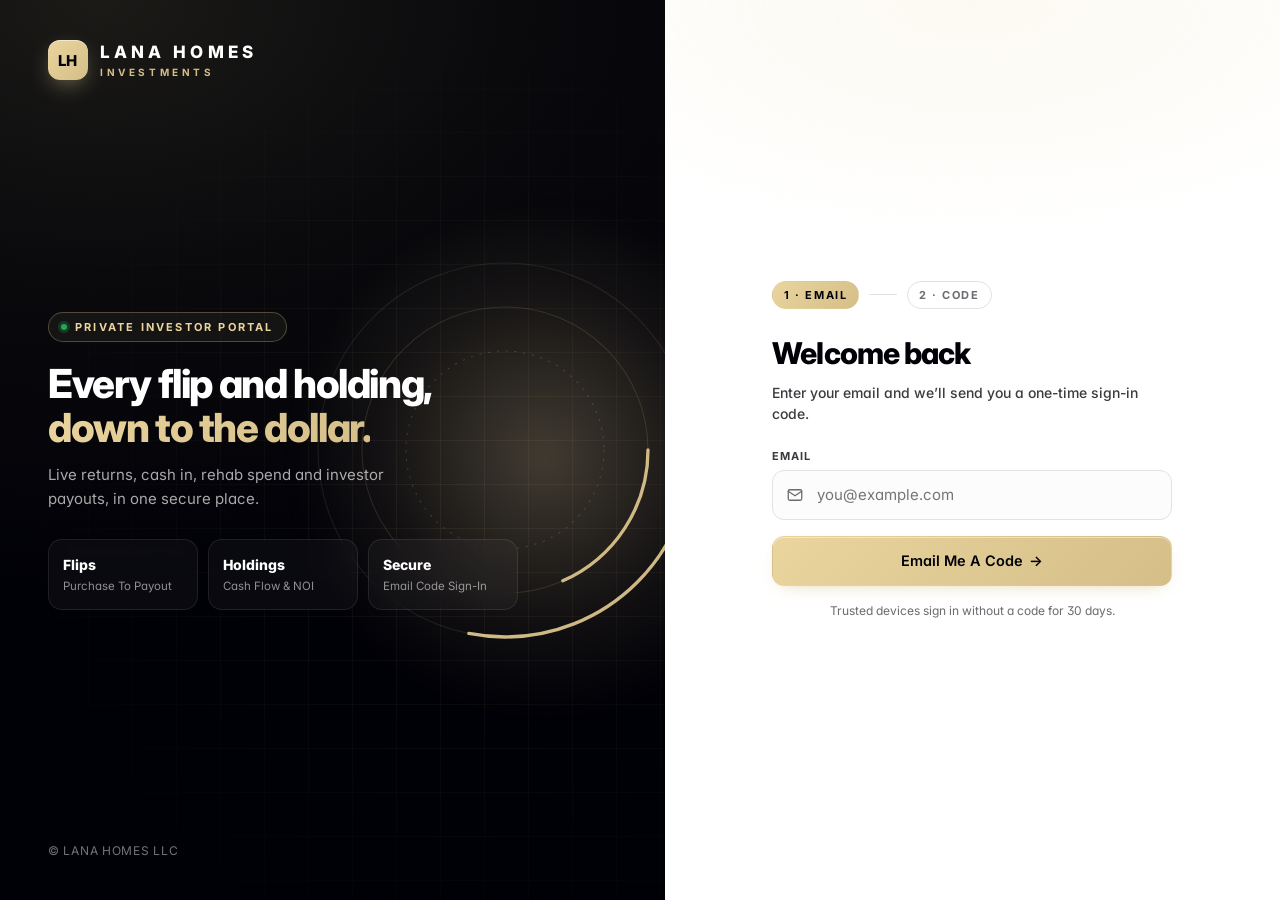
<file: index.html>
<!doctype html>
<html lang="en">
<head>
<meta charset="utf-8">
<meta name="viewport" content="width=device-width,initial-scale=1,viewport-fit=cover">
<title>LANA HOMES · Investments</title>
<meta name="robots" content="noindex,nofollow">
<meta name="theme-color" content="#FFFFFF">
<link rel="icon" href="/assets/favicon.svg?v=189" type="image/svg+xml">
<link rel="icon" href="/assets/favicon-32.png?v=189" type="image/png" sizes="32x32">
<link rel="icon" href="/assets/favicon-16.png?v=189" type="image/png" sizes="16x16">
<link rel="apple-touch-icon" href="/assets/apple-touch-icon.png?v=189" sizes="180x180">
<link rel="manifest" href="/manifest.webmanifest?v=189">
<meta name="apple-mobile-web-app-title" content="LANA HOMES">
<meta name="application-name" content="LANA HOMES">
<link rel="stylesheet" href="app.css?v=189">
</head>
<body>
<header class="top">
  <div class="top-in">
    <a class="brand" href="#/" aria-label="LANA HOMES Investments home">
      <span class="mk" aria-hidden="true">LH</span><span class="tx"><span class="wm">LANA HOMES</span><span class="sub">INVESTMENTS</span></span>
    </a>
    <div class="modebar" id="modebar" hidden></div>
    <div class="who" id="who"></div>
  </div>
</header>
<div class="shell">
  <nav class="tabs" id="tabs" hidden></nav>
  <main id="app" class="wrap"><div class="loading">Loading…</div></main>
</div>
<footer class="foot"><div>© LANA HOMES LLC</div></footer>
<div id="modal" class="modal" hidden></div>
<div id="toast" class="toast" hidden></div>
<script src="config.js?v=189"></script>
<script src="calc.js?v=189"></script>
<script src="report.js?v=189"></script>
<script src="app.js?v=189"></script>
</body>
</html>
</file>
<file: app.css>
@font-face{font-family:Inter;src:url(assets/Inter.ttf) format("truetype");font-weight:100 900;font-display:swap}
[hidden]{display:none!important}
:root{--bg:#FFFFFF;--ink:#000007;--char:#3A3A3F;--meta:#6B6B70;--line:#ECECEF;--line2:#E2E2E6;--track:#EEEEF0;--soft:#F7F7F9;
--gold:linear-gradient(135deg,#EAD59E,#D5BE87);--gold1:#EAD59E;--gold2:#D5BE87;
--red:linear-gradient(135deg,#EF0207,#9A0007);--red1:#EF0207;--red2:#9A0007;--green:linear-gradient(135deg,#1FA855,#0B6B34);--green1:#1FA855;--green2:#0B6B34;
--shadow:0 1px 1px rgba(0,0,7,.03),0 2px 6px rgba(0,0,7,.04),0 12px 32px -12px rgba(0,0,7,.10);
--shadow-h:0 2px 4px rgba(0,0,7,.04),0 18px 40px -14px rgba(0,0,7,.18);--r:14px;--ease:cubic-bezier(.2,.7,.2,1)}
*{box-sizing:border-box}
html,body{margin:0;background:var(--bg);color:var(--ink);font-family:Inter,"Helvetica Neue",Helvetica,Arial,sans-serif;font-size:14.5px;line-height:1.5;-webkit-font-smoothing:antialiased;font-feature-settings:"cv11","ss01"}
body{background:radial-gradient(1200px 380px at 50% -120px,rgba(234,213,158,.16),transparent 70%),#fff;background-repeat:no-repeat}
a{color:var(--ink)}
button,input,select,textarea{font:inherit;color:inherit}
::selection{background:#EAD59E}
.wrap{max-width:1200px;margin:0 auto;padding:22px 20px 48px;animation:rise .35s var(--ease)}
@keyframes rise{from{opacity:0;transform:translateY(6px)}to{opacity:1;transform:none}}
/* ---------- top bar ---------- */
.top{position:sticky;top:0;z-index:30;background:rgba(255,255,255,.86);backdrop-filter:saturate(180%) blur(14px);-webkit-backdrop-filter:saturate(180%) blur(14px);border-bottom:1px solid var(--line)}
.top-in{max-width:1360px;margin:0 auto;padding:10px 20px;display:grid;grid-template-columns:1fr auto 1fr;align-items:center;gap:14px}
.brand{display:flex;align-items:center;gap:11px;text-decoration:none;color:var(--ink);line-height:1;justify-self:start}
.brand .mk{width:34px;height:34px;border-radius:10px;background:var(--gold);display:grid;place-items:center;color:#000007;font-weight:800;font-size:13.5px;letter-spacing:.04em;box-shadow:0 6px 16px -8px rgba(213,190,135,.95),inset 0 1px 0 rgba(255,255,255,.5)}
.brand .tx{display:flex;flex-direction:column}
.brand .wm{font-weight:800;font-size:15px;letter-spacing:.22em}
.brand .sub{margin-top:5px;font-size:9.5px;font-weight:700;letter-spacing:.34em;color:var(--char)}
.modebar{justify-self:center;grid-column:2;grid-row:1}
.brand{grid-column:1;grid-row:1}
.toggle{position:relative;display:inline-grid;grid-template-columns:1fr 1fr;background:var(--soft);border:1px solid var(--line2);border-radius:999px;padding:3px;min-width:232px}
.toggle button{position:relative;z-index:1;border:0;background:none;padding:6px 18px;font-size:12.5px;font-weight:700;letter-spacing:.03em;color:var(--char);cursor:pointer;border-radius:999px;transition:color .2s}
.toggle button.on{color:#000007}
.toggle .knob{position:absolute;top:3px;bottom:3px;left:3px;width:calc(50% - 3px);border-radius:999px;background:var(--gold);box-shadow:0 3px 10px -3px rgba(213,190,135,.9),inset 0 1px 0 rgba(255,255,255,.5);transition:transform .28s var(--ease)}
.toggle.h .knob{transform:translateX(100%)}
.who{justify-self:end;position:relative;grid-column:3;grid-row:1}
.avatar{width:36px;height:36px;border-radius:50%;border:1px solid var(--line2);background:#fff;display:grid;place-items:center;font-weight:800;font-size:12.5px;letter-spacing:.04em;color:#000007;cursor:pointer;transition:box-shadow .2s,border-color .2s;padding:0}
.avatar:hover,.avatar[aria-expanded=true]{border-color:var(--gold2);box-shadow:0 0 0 4px rgba(234,213,158,.35)}
.menu{position:absolute;right:0;top:calc(100% + 8px);min-width:230px;background:#fff;border:1px solid var(--line);border-radius:14px;box-shadow:0 24px 60px -18px rgba(0,0,7,.35);padding:8px;animation:rise .18s var(--ease);z-index:40}
.menu .mh{padding:10px 10px 12px;border-bottom:1px solid var(--line);margin-bottom:6px}
.menu .mh b{display:block;font-size:13.5px}
.menu .mh span{font-size:12px;color:var(--meta)}
.menu .mh .pill{margin-top:8px}
.menu button{display:flex;width:100%;align-items:center;gap:8px;border:0;background:none;text-align:left;padding:9px 10px;border-radius:9px;font-size:13px;font-weight:600;cursor:pointer;color:var(--ink)}
.menu button:hover{background:var(--soft)}
/* ---------- shell + side nav ---------- */
.shell{max-width:1360px;margin:0 auto;display:grid;grid-template-columns:212px minmax(0,1fr);gap:0;align-items:start}
.tabs{position:sticky;top:57px;display:flex;flex-direction:column;gap:3px;padding:22px 12px 22px 20px;max-height:calc(100vh - 57px);overflow:auto}
.tabs .nh{font-size:10px;font-weight:700;letter-spacing:.18em;text-transform:uppercase;color:var(--meta);padding:4px 12px 8px}
.tabs a{display:flex;align-items:center;gap:10px;padding:9px 12px;font-size:13px;font-weight:600;text-decoration:none;color:var(--char);border-radius:10px;white-space:nowrap;transition:background .18s var(--ease),color .18s,transform .18s var(--ease)}
.tabs a svg{width:16px;height:16px;flex:none;stroke:currentColor;fill:none;stroke-width:1.8;stroke-linecap:round;stroke-linejoin:round;opacity:.85}
.tabs a:hover{background:var(--soft);color:var(--ink);transform:translateX(2px)}
.tabs a.on{background:var(--gold);color:#000007;box-shadow:0 6px 16px -10px rgba(213,190,135,1),inset 0 1px 0 rgba(255,255,255,.45)}
.wrap{padding:22px 20px 48px 8px;min-width:0}
/* ---------- footer ---------- */
.foot{max-width:1200px;margin:0 auto;padding:22px 20px 34px;border-top:1px solid var(--line);display:flex;justify-content:center;font-size:12.5px;color:var(--meta);letter-spacing:.04em}
/* ---------- type ---------- */
h1{font-size:26px;font-weight:800;margin:2px 0 2px;letter-spacing:-.025em}
h2{font-size:14.5px;font-weight:700;margin:0 0 2px;letter-spacing:-.005em}
.lead{color:var(--char);font-size:13.5px;font-weight:500;margin:0 0 18px}
.label{font-size:11px;font-weight:700;text-transform:uppercase;letter-spacing:.16em;color:var(--char);margin:30px 0 12px;display:flex;align-items:center;gap:10px}
.label:after{content:"";flex:1;height:1px;background:linear-gradient(90deg,var(--line2),transparent)}
.meta{color:var(--meta);font-size:12.5px}
.sub2{color:var(--char);font-size:13px;font-weight:500}
.num{font-variant-numeric:tabular-nums}
/* ---------- grid / cards ---------- */
.grid{display:grid;gap:16px}
.g4{grid-template-columns:repeat(4,minmax(0,1fr))}.g3{grid-template-columns:repeat(3,minmax(0,1fr))}.g2{grid-template-columns:repeat(2,minmax(0,1fr))}
.g21{grid-template-columns:minmax(0,2fr) minmax(0,1fr)}
@media(max-width:960px){.g4{grid-template-columns:repeat(2,minmax(0,1fr))}.g3{grid-template-columns:repeat(2,minmax(0,1fr))}.g21{grid-template-columns:1fr}}
.card{background:linear-gradient(180deg,#fff,#FCFCFD);border:1px solid var(--line);border-radius:var(--r);padding:18px 18px;box-shadow:var(--shadow);position:relative;overflow:hidden;transition:box-shadow .25s var(--ease),transform .25s var(--ease),border-color .25s}
.card:hover{box-shadow:var(--shadow-h)}
.card.kpi:before,.card.rule:before{content:"";position:absolute;left:18px;right:18px;top:0;height:2px;border-radius:0 0 2px 2px;background:var(--gold)}
.card.good:before{background:var(--green)}.card.bad:before{background:var(--red)}
.card.kpi{padding:16px 18px 16px}
.kpi .k{font-size:10.5px;font-weight:700;letter-spacing:.16em;text-transform:uppercase;color:var(--char);display:flex;align-items:center;gap:7px}
.kpi .k:before{content:"";width:6px;height:6px;border-radius:2px;background:var(--gold)}
.card.good .k:before{background:var(--green)}.card.bad .k:before{background:var(--red)}
.kpi .v{font-size:30px;font-weight:800;font-variant-numeric:tabular-nums;letter-spacing:-.03em;line-height:1.1;margin-top:10px;white-space:nowrap;overflow:hidden;text-overflow:ellipsis}
.kpi .meta{margin-top:6px}
.kpi.ringk{display:flex;align-items:center;gap:14px}
.kpi.ringk .kb{min-width:0;flex:1}
.kpi.ringk .v{margin-top:6px}
.kpi .mring{flex:none}
.pos,.neg{font-weight:800;-webkit-background-clip:text;background-clip:text;-webkit-text-fill-color:transparent}
.pos{background-image:var(--green)}.neg{background-image:var(--red)}
.pos:before{content:"▲ ";font-size:.62em;vertical-align:.12em}.neg:before{content:"▼ ";font-size:.62em;vertical-align:.12em}
.goldtxt{font-weight:800;background-image:var(--gold);-webkit-background-clip:text;background-clip:text;-webkit-text-fill-color:transparent}
/* ---------- controls ---------- */
.btn{display:inline-flex;align-items:center;gap:6px;border:1px solid var(--line2);background:#fff;border-radius:10px;padding:8px 14px;font-weight:600;font-size:13px;cursor:pointer;text-decoration:none;color:var(--ink);transition:transform .15s var(--ease),box-shadow .2s,border-color .2s,background .2s}
.btn:hover{border-color:#cfcfd5;box-shadow:0 4px 14px -8px rgba(0,0,7,.35);transform:translateY(-1px)}
.btn:active{transform:none}
.btn.gold{background:var(--gold);border-color:transparent;color:#000007;box-shadow:0 6px 18px -10px rgba(213,190,135,.9),inset 0 1px 0 rgba(255,255,255,.45)}
.btn.dark{background:#000007;color:#fff;border-color:#000007}
.btn.danger{color:#9A0007}
.btn.danger:hover{border-color:#F3C4C4}
.btn.sm{padding:5px 10px;font-size:12px;border-radius:8px}
.btn[disabled]{opacity:.5;cursor:not-allowed;transform:none}
select.btn{padding-right:28px}
.row{display:flex;gap:8px;align-items:center;flex-wrap:wrap}
.spread{display:flex;justify-content:space-between;align-items:flex-end;gap:14px;flex-wrap:wrap}
.field{display:flex;flex-direction:column;gap:5px;margin-bottom:12px}
.field label{font-size:11px;font-weight:700;color:var(--char);letter-spacing:.08em;text-transform:uppercase}
.field input,.field select,.field textarea{border:1px solid var(--line2);border-radius:10px;padding:10px 12px;background:#fff;width:100%;transition:border-color .2s,box-shadow .2s}
.field input:focus,.field select:focus,.field textarea:focus{outline:none;border-color:var(--gold2);box-shadow:0 0 0 4px rgba(234,213,158,.35)}
.check{display:flex;gap:8px;align-items:center;font-size:13.5px;color:var(--char)}
.pill{display:inline-flex;align-items:center;gap:5px;font-size:11px;font-weight:700;padding:3px 9px;border-radius:999px;border:1px solid var(--line2);color:var(--char);background:#fff;white-space:nowrap;letter-spacing:.02em}
.pill.s-Sold{background:var(--gold);border-color:transparent;color:#000007}
.pill.s-Active,.pill.s-Rehab,.pill.s-Rented,.pill.s-Airbnb,.pill.s-InEscrow{border-color:#D5BE87;color:#000007}
.pill.s-Active:before,.pill.s-Rehab:before,.pill.s-Rented:before,.pill.s-Airbnb:before{content:"";width:6px;height:6px;border-radius:50%;background:var(--green1);box-shadow:0 0 0 3px rgba(31,168,85,.18);animation:pulse 2s infinite}
.pill.s-InEscrow:before{content:"";width:6px;height:6px;border-radius:50%;background:var(--gold2);box-shadow:0 0 0 3px rgba(213,190,135,.18);animation:pulse-gold 2s infinite}
@keyframes pulse{50%{box-shadow:0 0 0 5px rgba(31,168,85,.05)}}
@keyframes pulse-gold{50%{box-shadow:0 0 0 5px rgba(213,190,135,.05)}}
.pill.warn{border-color:#F3B4B6;color:#9A0007;background:#FFF7F7}
.pill.admin{background:#000007;color:#fff;border-color:#000007}
/* ---------- tables ---------- */
table.t{width:100%;border-collapse:collapse;font-size:13.5px}
table.t th{font-size:10.5px;font-weight:700;letter-spacing:.14em;text-transform:uppercase;color:var(--char);text-align:left;padding:9px 10px;border-bottom:1px solid var(--line2);background:var(--soft)}
table.t td{padding:10px;border-bottom:1px solid var(--line);vertical-align:top}
table.t tbody tr{transition:background .15s}
table.t tbody tr:hover{background:#FBFAF6}
table.t td.r,table.t th.r{text-align:right}
.tblwrap{overflow-x:auto;padding:0}
.tblwrap table.t{min-width:560px}
.lines .ln{display:flex;justify-content:space-between;gap:12px;padding:8px 0;border-bottom:1px dashed var(--line2);font-size:13.5px}
.lines .ln span:first-child{color:var(--char)}
.lines .ln{align-items:center}
.lines .ln .lnl,.lines .ln span:first-child{display:inline-flex;align-items:center;flex-wrap:nowrap;flex:0 1 auto;min-width:0}
.lines .ln .num{white-space:nowrap;flex:none}
.lines .ln.tot{font-weight:800;border-bottom:none;padding-top:11px}
.lines .ln.tot span:first-child{color:var(--ink)}
.lines .ln.note-only{border-bottom:none;padding-top:2px;justify-content:flex-start}
.lines .ln.note-only .mnote{color:#8A8A90;font-weight:400;font-style:normal;font-size:12px;letter-spacing:0;text-transform:none}
/* ---------- property cards ---------- */
.flipcard{cursor:pointer}
.flipcard:hover{transform:translateY(-3px);border-color:#E3D3A8}
.flipcard:focus-visible{outline:2px solid var(--gold2);outline-offset:2px}
.flipcard .addr{font-weight:800;font-size:15.5px;letter-spacing:-.01em}
.mini{display:grid;grid-template-columns:repeat(3,minmax(0,1fr));gap:10px 12px;margin-top:12px}
.mini div{font-size:10.5px;color:var(--char);text-transform:uppercase;letter-spacing:.1em;font-weight:600}
.mini b{display:block;font-size:14.5px;color:var(--ink);font-variant-numeric:tabular-nums;text-transform:none;letter-spacing:-.01em;font-weight:700;margin-top:2px}
/* ---------- charts ---------- */
.donut{display:flex;flex-direction:column;align-items:center;gap:8px}
.donut svg{display:block;overflow:visible}
.donut .dl{font-size:11px;color:var(--char);font-weight:700;text-align:center;text-transform:uppercase;letter-spacing:.12em}
.donut circle.arc{transition:stroke-dashoffset .9s var(--ease)}
.donut .glow{filter:drop-shadow(0 4px 8px rgba(213,190,135,.45))}
.rings{display:flex;justify-content:space-around;flex-wrap:wrap;gap:14px;margin-top:12px}
.legend{display:flex;flex-direction:column;gap:6px;font-size:12.5px;color:var(--char)}
.legend i{display:inline-block;width:10px;height:10px;border-radius:3px;margin-right:6px;vertical-align:middle}
.hbars{display:flex;flex-direction:column;gap:12px;margin-top:12px}
.hbar .hl{display:flex;justify-content:space-between;font-size:12.5px;margin-bottom:5px;gap:8px}
.hbar .hl span:first-child{color:var(--char);font-weight:600;overflow:hidden;text-overflow:ellipsis;white-space:nowrap}
.hbar .tr{height:10px;border-radius:99px;background:var(--track);overflow:hidden}
.hbar .tr i{display:block;height:100%;border-radius:99px;background:var(--gold);width:0;transition:width .9s var(--ease)}
.hbar .tr i.good{background:var(--green)}.hbar .tr i.bad{background:var(--red)}.hbar .tr i.ink{background:linear-gradient(90deg,#3A3A3F,#000007)}
.vbars svg{display:block;width:100%;height:auto}
.vbars .bar-r{transform-box:fill-box;transform-origin:bottom;transform:scaleY(0);transition:transform .9s var(--ease)}
.vbars.on .bar-r{transform:scaleY(1)}
.vbars text{font-family:Inter,sans-serif;font-size:10.5px;fill:#6B6B70}
.keys{display:flex;gap:14px;flex-wrap:wrap;font-size:11.5px;color:var(--char);font-weight:600;margin-top:6px}
.keys i{display:inline-block;width:9px;height:9px;border-radius:3px;margin-right:5px;vertical-align:middle}
.statgrid{display:grid;grid-template-columns:repeat(3,minmax(0,1fr));gap:12px;margin-top:14px;padding-top:14px;border-top:1px dashed var(--line2)}
.statgrid div{font-size:10.5px;font-weight:700;letter-spacing:.12em;text-transform:uppercase;color:var(--char)}
.statgrid b{display:block;font-size:17px;letter-spacing:-.02em;color:var(--ink);margin-top:3px;font-variant-numeric:tabular-nums;text-transform:none}
/* ---------- misc ---------- */
.empty{color:var(--meta);font-size:13.5px;padding:16px 0}
.loading{color:var(--meta);padding:60px 0;text-align:center;font-size:13px;letter-spacing:.08em}
.loading:before{content:"";display:block;width:28px;height:28px;margin:0 auto 12px;border-radius:50%;border:3px solid var(--track);border-top-color:#D5BE87;animation:spin .8s linear infinite}
@keyframes spin{to{transform:rotate(360deg)}}
.login{max-width:420px;margin:48px auto}
.note{font-size:12.5px;color:var(--char);background:#FBF8EF;border:1px solid #EFE4C4;border-radius:10px;padding:10px 12px}
.note.bad{background:#FFF5F5;border-color:#F3C4C4}
.modal{position:fixed;inset:0;background:rgba(0,0,7,.42);backdrop-filter:blur(6px);-webkit-backdrop-filter:blur(6px);display:flex;align-items:flex-start;justify-content:center;padding:6vh 14px;z-index:50;overflow:auto;animation:fade .2s}
@keyframes fade{from{opacity:0}}
.modal .box{background:#fff;border-radius:18px;max-width:640px;width:100%;padding:24px;box-shadow:0 30px 80px -20px rgba(0,0,7,.45);animation:rise .25s var(--ease)}

.buyclose,.sellclose .cline{display:flex;align-items:center;gap:8px;margin-bottom:8px}
.buyclose,.sellclose .cline label,.buyclose,.sellclose .cline input[type="text"]{flex:1;min-width:0}
.buyclose,.sellclose .cline input[type="text"]{min-height:44px;font-size:16px;border:1px solid var(--line2);border-radius:10px;padding:10px 12px;background:#fff;box-sizing:border-box}
.buyclose,.sellclose .cline input[inputmode="decimal"],.buyclose,.sellclose .cline input.scpct{min-height:44px;font-size:16px;width:118px;flex:0 0 118px;text-align:right;border:1px solid var(--line2);border-radius:10px;padding:10px 12px;background:#fff;box-sizing:border-box}
.buyclose,.sellclose .cline input.scpct{flex:0 0 72px;width:72px;text-align:center}
.buyclose,.sellclose .sctot{margin-top:16px;padding-top:12px;border-top:1px dashed var(--line2)}
.buyclose,.sellclose #sc-addloan,.buyclose,.sellclose #sc-addmisc{margin:4px 0 14px}
.buyclose,.sellclose .label{margin-top:10px}
.buyclose,.sellclose .field input{min-height:44px;font-size:16px}
@media(max-width:480px){
 .buyclose,.sellclose .cline{flex-wrap:wrap}
 .buyclose,.sellclose .cline>label{flex:1 1 100%}
 .buyclose,.sellclose .cline input[inputmode="decimal"]{flex:1 1 120px}
}
.toast{position:fixed;left:50%;bottom:22px;transform:translateX(-50%);background:#000007;color:#fff;padding:10px 18px;border-radius:12px;font-size:13.5px;z-index:60;max-width:90vw;box-shadow:0 14px 40px -12px rgba(0,0,7,.6);animation:rise .25s var(--ease)}
.toast.err{background:#9A0007}
.seg{display:inline-flex;border:1px solid var(--line2);border-radius:999px;overflow:hidden;background:var(--soft);padding:2px}
.seg button{border:0;background:none;padding:5px 12px;font-size:12px;font-weight:700;cursor:pointer;color:var(--char);border-radius:999px}
.seg button.on{background:var(--gold);color:#000007}
.calcgrid{display:grid;grid-template-columns:1fr 1fr;gap:0 14px}
.bar{height:10px;border-radius:99px;background:var(--track);overflow:hidden}
.bar>i{display:block;height:100%;background:var(--gold);border-radius:99px}
.bar>i.over{background:var(--red)}
hr.sep{border:0;border-top:1px dashed var(--line2);margin:16px 0}
@media(max-width:900px){
 .shell{display:block}
 .tabs{position:sticky;top:var(--toph,57px);z-index:25;flex-direction:row;overflow-x:auto;padding:8px 14px;max-height:none;background:rgba(255,255,255,.92);backdrop-filter:blur(12px);-webkit-backdrop-filter:blur(12px);border-bottom:1px solid var(--line);scrollbar-width:none}
 .tabs::-webkit-scrollbar{display:none}
 .tabs .nh{display:none}
 .tabs a{padding:7px 12px;border-radius:999px}
 .tabs a:hover{transform:none}
 .wrap{padding:18px 16px 44px}
}
@media(max-width:640px){
 html,body{font-size:14px}
 .wrap{padding:16px 14px 40px}
 .top-in{padding:9px 14px;grid-template-columns:1fr auto;row-gap:8px}
 .modebar{grid-column:1/-1;grid-row:2;justify-self:stretch;display:flex;justify-content:center}
 .who{grid-column:2}
 .brand .mk{width:30px;height:30px;font-size:12px}.brand .wm{font-size:13.5px;letter-spacing:.18em}.brand .sub{font-size:8.5px}
 .g4{grid-template-columns:repeat(2,minmax(0,1fr));gap:10px}.g3,.g2{grid-template-columns:1fr}
 .card{padding:14px;border-radius:12px}.card.kpi{padding:13px 13px}
 .kpi .v{font-size:21px;margin-top:8px}.kpi .k{font-size:9.5px;letter-spacing:.12em}.kpi .meta{font-size:11px}
 h1{font-size:21px}
 .calcgrid{grid-template-columns:1fr}
 .toggle{min-width:220px}
 .kpi .mring{display:none}
 .mini{grid-template-columns:repeat(2,minmax(0,1fr))}
 .statgrid b{font-size:15px}
}
/* ---------- sign-in ---------- */
body.auth{background:#fff}
body.auth .top,body.auth .tabs,body.auth>.foot{display:none!important}
body.auth .shell{display:block;max-width:none}
body.auth .wrap{padding:0;max-width:none;animation:none}
.auth-split{display:grid;grid-template-columns:minmax(0,1.08fr) minmax(0,1fr);min-height:100vh;min-height:100dvh}
.auth-brand{position:relative;overflow:hidden;background:radial-gradient(900px 600px at 15% 0%,#1B1A17 0%,#0A0A0D 45%,#000007 100%);color:#fff;display:flex;flex-direction:column;justify-content:space-between;padding:40px 48px}
.ab-grid{position:absolute;inset:0;background-image:linear-gradient(rgba(234,213,158,.07) 1px,transparent 1px),linear-gradient(90deg,rgba(234,213,158,.07) 1px,transparent 1px);background-size:44px 44px;-webkit-mask-image:radial-gradient(ellipse at 70% 55%,#000 0%,transparent 72%);mask-image:radial-gradient(ellipse at 70% 55%,#000 0%,transparent 72%)}
.ab-glow{position:absolute;width:520px;height:520px;right:-140px;top:22%;border-radius:50%;background:radial-gradient(circle,rgba(234,213,158,.28),rgba(213,190,135,.08) 45%,transparent 70%);filter:blur(10px)}
.ab-rings{position:absolute;width:440px;height:440px;right:-60px;top:calc(50% - 220px);opacity:.95}
.ab-arc{transform-origin:200px 200px;animation:orbit 18s linear infinite}
.ab-arc.a2{animation-duration:26s;animation-direction:reverse}
@keyframes orbit{to{transform:rotate(360deg)}}
.ab-top,.ab-copy,.ab-foot{position:relative;z-index:1}
.brand.light{color:#fff;display:flex;align-items:center;gap:12px}
.brand.light .sub{color:#D5BE87}
.auth-brand .brand .mk,.auth-mobile-brand .mk{width:40px;height:40px;border-radius:12px;background:var(--gold);display:grid;place-items:center;color:#000007;font-weight:800;font-size:15px;letter-spacing:.04em;box-shadow:0 8px 24px -8px rgba(234,213,158,.7),inset 0 1px 0 rgba(255,255,255,.5)}
.auth-brand .wm,.auth-mobile-brand .wm{font-weight:800;font-size:17px;letter-spacing:.24em;display:block}
.auth-brand .sub,.auth-mobile-brand .sub{display:block;margin-top:6px;font-size:10px;font-weight:700;letter-spacing:.36em}
.ab-copy{max-width:470px}
.ab-kicker{display:inline-flex;align-items:center;gap:8px;font-size:11px;font-weight:700;letter-spacing:.2em;text-transform:uppercase;color:#EAD59E;border:1px solid rgba(234,213,158,.28);background:rgba(234,213,158,.06);padding:6px 12px;border-radius:999px}
.ab-kicker:before{content:"";width:6px;height:6px;border-radius:50%;background:#1FA855;box-shadow:0 0 0 3px rgba(31,168,85,.25)}
.ab-copy h2{font-size:40px;line-height:1.08;font-weight:800;letter-spacing:-.035em;margin:20px 0 14px;color:#fff}
.ab-copy p{color:rgba(255,255,255,.66);font-size:15px;line-height:1.6;margin:0 0 28px;max-width:400px}
.ab-stats{display:grid;grid-template-columns:repeat(3,minmax(0,1fr));gap:10px}
.ab-stats div{border:1px solid rgba(255,255,255,.09);background:rgba(255,255,255,.035);backdrop-filter:blur(8px);-webkit-backdrop-filter:blur(8px);border-radius:14px;padding:14px 14px}
.ab-stats b{display:block;font-size:14px;font-weight:800;color:#fff}
.ab-stats span{display:block;margin-top:3px;font-size:11.5px;color:rgba(255,255,255,.55)}
.ab-foot{font-size:12px;color:rgba(255,255,255,.45);letter-spacing:.06em}
.auth-main{display:flex;flex-direction:column;align-items:center;justify-content:center;padding:40px 32px;background:radial-gradient(700px 340px at 50% 0%,rgba(234,213,158,.14),transparent 70%),#fff}
.auth-mobile-brand,.auth-mfoot{display:none}
.auth-card{width:100%;max-width:400px;animation:rise .4s var(--ease)}
.auth-card h1{font-size:30px;letter-spacing:-.03em;margin:22px 0 6px}
.auth-card .lead{margin-bottom:24px;font-size:14px}
.steps{display:flex;align-items:center;gap:10px;font-size:11px;font-weight:700;letter-spacing:.14em;text-transform:uppercase;color:var(--meta)}
.steps i{flex:0 0 28px;height:1px;background:var(--line2)}
.steps span{padding:5px 11px;border-radius:999px;border:1px solid var(--line2)}
.steps span.on{background:var(--gold);border-color:transparent;color:#000007}
.steps span.done{color:var(--green2);border-color:rgba(31,168,85,.35)}
.field.ic .inwrap{position:relative}
.field.ic svg{position:absolute;left:14px;top:50%;width:18px;height:18px;transform:translateY(-50%);fill:none;stroke:var(--meta);stroke-width:1.7;stroke-linecap:round;stroke-linejoin:round}
.auth-card .field input{height:50px;font-size:15px;border-radius:12px;padding:0 14px;background:#FCFCFD}
.field.ic input{padding-left:44px!important}
.auth-card .field input:focus{background:#fff}
input.code{text-align:center;font-size:28px!important;font-weight:800;letter-spacing:.5em;padding-left:.5em!important;height:62px!important;font-variant-numeric:tabular-nums}
input.code::placeholder{color:#D9D9DE;letter-spacing:.42em}
.btn.block{width:100%;justify-content:center;height:50px;font-size:14.5px;border-radius:12px;margin-top:4px}
.btn.block span{transition:transform .2s var(--ease)}
.btn.block:hover span{transform:translateX(3px)}
.btn.ghost{background:none;border-color:transparent;color:var(--char);box-shadow:none}
.btn.ghost:hover{background:var(--soft);box-shadow:none;transform:none}
.fine{font-size:12px;color:var(--meta);text-align:center;margin:16px 0 0}
.check.sw{cursor:pointer;user-select:none;font-weight:600;font-size:13px}
.check.sw input{position:absolute;opacity:0;width:1px;height:1px}
.check.sw .swi{width:36px;height:20px;border-radius:999px;background:var(--track);position:relative;flex:none;transition:background .2s}
.check.sw .swi:after{content:"";position:absolute;left:2px;top:2px;width:16px;height:16px;border-radius:50%;background:#fff;box-shadow:0 1px 3px rgba(0,0,7,.25);transition:transform .2s var(--ease)}
.check.sw input:checked+.swi{background:var(--gold)}
.check.sw input:checked+.swi:after{transform:translateX(16px)}
.check.sw input:focus-visible+.swi{box-shadow:0 0 0 4px rgba(234,213,158,.45)}
@media(max-width:900px){
 .auth-split{grid-template-columns:1fr}
 .auth-split{min-height:0}
 .auth-brand{padding:26px 22px 26px;gap:22px;justify-content:flex-start}
 .ab-rings{width:300px;height:300px;right:-110px;top:-40px}
 .ab-glow{width:340px;height:340px;right:-120px;top:-60px}
 .ab-grid{background-size:34px 34px}
 .ab-copy h2{font-size:28px;margin:16px 0 10px}
 .ab-copy p{font-size:14px;margin-bottom:18px}
 .ab-stats{gap:8px}
 .ab-stats div{padding:11px 10px;border-radius:12px}
 .ab-stats b{font-size:13px}
 .ab-stats span{font-size:10.5px}
 .ab-foot{display:none}
 .auth-main{justify-content:flex-start;padding:28px 20px 24px;background:#fff}
 .auth-card{padding:0}
 .auth-card h1{font-size:26px;margin-top:20px}
 .auth-mfoot{display:block;margin-top:24px;font-size:12px;color:var(--meta);letter-spacing:.06em}
}
.auth-trust{display:flex;align-items:center;gap:8px;margin-top:40px;font-size:12px;font-weight:600;color:var(--meta);letter-spacing:.02em;padding:8px 14px;border:1px solid var(--line);border-radius:999px;background:#fff}
.auth-trust svg{width:14px;height:14px;fill:none;stroke:var(--gold2);stroke-width:2;stroke-linecap:round;stroke-linejoin:round}
@media(max-width:900px){.auth-trust{margin-top:20px}}
.menu button svg{width:16px;height:16px;fill:none;stroke:currentColor;stroke-width:1.8;stroke-linecap:round;stroke-linejoin:round;opacity:.8}
.menu .mh span.pill.admin{color:#fff}.menu .mh span.pill{font-size:11px;color:var(--char)}.menu .mh span.pill.admin{color:#fff}
.menu button{touch-action:manipulation;-webkit-tap-highlight-color:transparent}
@media (max-width:640px){.menu button{min-height:44px;font-size:14px}}
.field label .amt{font-style:normal;font-weight:600;color:var(--gold2);letter-spacing:0;text-transform:none;margin-left:4px}
details.brk{margin-top:12px;border:1px solid var(--line);border-radius:12px;padding:10px 14px;background:#FCFCFD}
details.brk summary{cursor:pointer;font-size:13px;font-weight:700;display:flex;justify-content:space-between;list-style:none}
details.brk summary::-webkit-details-marker{display:none}
details.brk summary:after{content:"+";margin-left:8px;color:var(--meta)}
details.brk[open] summary:after{content:"−"}
details.brk .lines{margin-top:8px}

/* Flip calculator: Purchase Price and ARV Sales Price on top */
.calchero{padding:22px 24px}
.calchero .ch-in{display:grid;grid-template-columns:1fr 1fr;gap:18px}
.calchero .field.big label{font-size:12px;letter-spacing:.12em;text-transform:uppercase;font-weight:700}
.calchero .dollar{position:relative}
.calchero .dollar span{position:absolute;left:16px;top:50%;transform:translateY(-50%);font-size:26px;color:#8a8a8a;pointer-events:none}
.calchero .field.big input{font-size:30px;font-weight:700;padding:16px 16px 16px 40px;height:auto;font-variant-numeric:tabular-nums}
.calchero .ch-kpis{display:grid;grid-template-columns:repeat(4,1fr);gap:12px;margin-top:16px;padding-top:16px;border-top:1px solid rgba(0,0,0,.08)}
.calchero .ck .k{font-size:11px;letter-spacing:.1em;text-transform:uppercase;color:#777}
.calchero .ck .v{font-size:20px;font-weight:700;margin-top:4px}
.calchero .ck.good .v{color:var(--green)}.calchero .ck.bad .v{color:var(--red)}
@media (max-width:700px){
  .calchero{padding:18px 16px}
  .calchero .ch-in{grid-template-columns:1fr;gap:12px}
  .calchero .field.big input{font-size:26px;padding:14px 14px 14px 36px}
  .calchero .ch-kpis{grid-template-columns:1fr 1fr}
  .calchero .ck .v{font-size:18px}
}

/* Calculator results: big profit / loss headline */
.pl-hero{border-radius:12px;padding:20px 22px;background:linear-gradient(135deg,#1FA463,#0B6B3A);color:#fff}
.pl-hero .k{font-size:11px;letter-spacing:.16em;text-transform:uppercase;font-weight:700;color:#fff}
.pl-hero .v{font-size:46px;line-height:1.05;font-weight:800;margin-top:6px;color:#fff;font-variant-numeric:tabular-nums}
.pl-hero .s{font-size:13px;color:rgba(255,255,255,.85);margin-top:6px}
.pl-hero.loss{background:linear-gradient(135deg,#EF0207,#9A0007)}
.pl-hero.loss .k{color:#fff}
.pl-hero.loss .v{background:none;color:#fff}
.pl-hero.loss .s{color:rgba(255,255,255,.85)}
@media (max-width:700px){.pl-hero{padding:16px 18px}.pl-hero .v{font-size:38px}}
.calchero .sughint{font-size:12.5px;color:#9a9a9f;margin-top:6px;min-height:16px}
@media (max-width:700px){.calchero .ch-in .field.big:last-child .sughint{display:none}}

/* PDF preview overlay */
html.pdfv-open,html.pdfv-open body{overflow:hidden}
.pdfv{position:fixed;inset:0;z-index:80;background:#1a1a1d;display:flex;flex-direction:column;animation:fade .15s}
.pdfv-bar{display:flex;align-items:center;justify-content:space-between;gap:10px;padding:calc(10px + env(safe-area-inset-top)) 14px 10px;background:#000007;border-bottom:2px solid #D5BE87;color:#fff}
.pdfv-t{min-width:0;display:flex;flex-direction:column}.pdfv-t b{font-size:14px;color:#EAD59E}.pdfv-t span{font-size:11.5px;color:rgba(255,255,255,.65);white-space:nowrap;overflow:hidden;text-overflow:ellipsis}
.pdfv-a{display:flex;gap:8px;flex-shrink:0}
.pdfv-a .btn:not(.gold){background:#fff}
.pdfv-pages{flex:1;overflow:auto;-webkit-overflow-scrolling:touch;padding:14px 12px calc(20px + env(safe-area-inset-bottom));display:flex;flex-direction:column;align-items:center;gap:14px}
.pdfv-page{background:#fff;box-shadow:0 6px 24px rgba(0,0,0,.45);border-radius:2px;max-width:100%}
@media (max-width:520px){.pdfv-t span{display:none}.pdfv-a{gap:6px}.pdfv-a .btn{padding:0 10px}}
/* v153: numbers prominent, notes beside them gray */
.num{font-variant-numeric:tabular-nums;font-weight:700;color:var(--ink);white-space:nowrap}
.lines .ln .num{font-size:14px}
.lines .ln.tot .num{font-size:15px}
table.t td.num{font-weight:700;color:var(--ink)}
.mnote{color:#8A8A90;font-weight:400;font-style:normal;font-size:12px;letter-spacing:0;text-transform:none}
.lines .ln em.mnote{display:block;margin-top:2px}
label .mnote{margin-left:4px}
td .meta,table.t td .meta{color:#8A8A90}
.pill.ph{font-size:10px;padding:2px 7px;margin-top:4px;font-weight:600;color:var(--meta)}
.pill.ph.off{border-style:dashed}
input.ro{background:var(--soft);color:var(--char);cursor:default}
.tnote{padding:12px 0;border-bottom:1px solid var(--line)}
.tnote:last-child{border-bottom:none}
.tnote .tt{white-space:pre-wrap;font-size:14px;color:var(--ink)}
.tnote .tm{display:flex;gap:10px;align-items:center;margin-top:6px}
.tnote .tm button{border:0;background:none;color:var(--meta);font-size:12px;cursor:pointer;padding:0;text-decoration:underline}
.info{display:inline-flex;align-items:center;justify-content:center;width:15px;height:15px;margin-left:5px;padding:0;border:1px solid #C9C9CF;border-radius:50%;background:#fff;color:var(--meta);font:italic 700 10px/1 Georgia,serif;cursor:pointer;vertical-align:1px;flex:none;-webkit-tap-highlight-color:transparent}
.info:hover,.info:focus-visible{border-color:var(--gold2,#D5BE87);color:var(--ink);outline:none}
.info::before{content:"";position:absolute;left:50%;top:50%;width:44px;height:44px;transform:translate(-50%,-50%)}
.info{position:relative}
#tip{position:fixed;z-index:9999;background:#000007;color:#fff;font-size:12.5px;line-height:1.45;padding:9px 12px;border-radius:10px;box-shadow:0 8px 24px rgba(0,0,7,.25);pointer-events:auto;white-space:normal}
.kpi .k{display:flex;align-items:center}
.info.add{border-style:dashed;color:#B0B0B6;font:700 11px/1 Inter,Helvetica,Arial,sans-serif}
#tip .tipedit{display:block;margin-top:8px;padding:4px 10px;border-radius:999px;border:1px solid rgba(255,255,255,.35);background:transparent;color:#EAD59E;font-size:11.5px;font-weight:700;cursor:pointer}
/* Partners editor */
.prt .prows{display:flex;flex-direction:column;gap:10px}
.prow{display:grid;grid-template-columns:minmax(0,1.6fr) minmax(0,1fr) auto;gap:8px;align-items:end;padding:10px;border:1px solid var(--line,#e5e5e5);border-radius:10px}
.prt[data-names-only="1"] .prow{grid-template-columns:minmax(0,1.6fr) minmax(0,1fr) auto}
.prow .pf{display:flex;flex-direction:column;gap:4px;min-width:0}
.prow .pf>span{font-size:12px;color:var(--muted,#777);white-space:nowrap}
.prow input{width:100%;min-width:0;font-size:16px}
.prow .pacts{display:flex;align-items:center;gap:8px;padding-bottom:6px}
.prow .ovr{font-size:12px;color:var(--muted,#777);display:flex;align-items:center;gap:4px;white-space:nowrap}
.prow .pnote{grid-column:1/-1;font-size:16px}
.prm{border:0;background:none;font-size:22px;line-height:1;color:#b33;cursor:pointer;padding:2px 6px}
.pnb{width:20px;height:20px;border-radius:50%;border:1px solid #b8b8b8;background:#fff;color:#777;font:600 12px/1 Georgia,serif;cursor:pointer;padding:0}
.pnb.add{border-style:dashed}
.prt-foot{display:flex;justify-content:space-between;align-items:center;gap:10px;margin-top:10px;flex-wrap:wrap}
.prt-tot{display:grid;grid-template-columns:auto auto;gap:2px 10px;font-size:13px;color:var(--muted,#777)}
.prt-tot b{color:inherit;text-align:right}.prt-tot b.num{color:#111}.prt-tot b.neg{color:#b33}
@media (max-width:600px){
  .prow{grid-template-columns:minmax(0,1fr) auto}
  .prow .pn{grid-column:1/-1}
  .prow .pacts{justify-content:flex-end;padding-bottom:10px}
  .prt[data-names-only="1"] .prow{grid-template-columns:1fr 1fr}
}

/* v156: locked calculated totals; sticky Edit column on expense tables */
.lock{display:inline-flex;align-items:center;margin-left:5px;color:var(--meta);vertical-align:1px;flex:none;cursor:help}

.lock svg{display:block}
.tblwrap table.t th:last-child,.tblwrap table.t td:last-child{position:sticky;right:0;background:#fff;box-shadow:-8px 0 10px -8px rgba(0,0,7,.16);z-index:1}
tr.erow{cursor:pointer}
tr.erow:hover td{background:#FAFAFC}
tr.erow:hover td:last-child{background:#FAFAFC}
.field .ro+button,.field button[data-close-open]{margin-top:6px}

.perr{margin:8px 0 0;color:var(--red2,#9A0007);font-size:13px;font-weight:600}

/* Property Expenses card: locked payer + category breakdown under Total Expenses */
.exhead{display:flex;justify-content:space-between;align-items:flex-end;gap:12px;flex-wrap:wrap;padding:16px 18px 8px}
.exbreak{padding:0 18px 12px}
.exbreak .exh{font-size:10.5px;text-transform:uppercase;letter-spacing:.1em;font-weight:700;color:var(--char);margin:8px 0 6px}
.exline{display:flex;justify-content:space-between;align-items:baseline;gap:12px;padding:5px 0;font-size:13.5px;line-height:1.35;border-top:1px solid var(--line);color:var(--ink)}
.exbreak .exline:first-child,.exbreak .exh+.exline{border-top:0}
.exline span:first-child{min-width:0;flex:1}
.exline .num{flex:none;font-variant-numeric:tabular-nums;font-weight:700;white-space:nowrap;letter-spacing:-.01em}
@media (max-width:420px){
  .exhead{padding:14px 14px 8px;align-items:flex-start}
  .exhead .row{width:100%}
  .exbreak{padding:0 14px 12px}
  .exline{font-size:13px;gap:8px}
}

/* Holdings rent + tax-year block */
.rentcard .renttax{margin-top:4px}
.renttax .label{margin:18px 0 6px}
.renttax .sub2{margin:0 0 8px}
.lines .ln.sub{font-weight:500;padding-top:4px;padding-bottom:4px;font-size:12.5px;color:var(--char)}
.lines .ln.sub .lnl{padding-left:14px;color:var(--char)}
.lines .ln.sub.deep .lnl{padding-left:28px}
.lines .ln.sub .num{font-weight:600;color:var(--ink)}
.taxyear{border:1px solid var(--line);border-radius:12px;padding:8px 14px;margin:8px 0;background:#fff}
.taxyear summary{display:flex;justify-content:space-between;align-items:center;gap:12px;cursor:pointer;font-weight:700;list-style:none;padding:6px 0}
.taxyear summary::-webkit-details-marker{display:none}
.taxyear summary:before{content:"";width:6px;height:6px;border-right:2px solid var(--char);border-bottom:2px solid var(--char);transform:rotate(-45deg);margin-right:8px;flex:none}
.taxyear[open] summary:before{transform:rotate(45deg);margin-top:-2px}

/* Expense itemized table: collapsed by default on flip/holding detail */
.exdetails{border-top:1px solid var(--line);margin:4px 0 0;padding:0}
.exdetails summary{display:flex;align-items:center;gap:8px;cursor:pointer;list-style:none;padding:12px 18px;font-size:13px;font-weight:700;color:var(--char);user-select:none;-webkit-user-select:none;-webkit-tap-highlight-color:transparent}
.exdetails summary::-webkit-details-marker{display:none}
.exdetails summary::after{content:"";width:7px;height:7px;border-right:2px solid var(--char);border-bottom:2px solid var(--char);transform:rotate(45deg);margin-top:-4px;flex:none}
.exdetails[open] summary::after{transform:rotate(-135deg);margin-top:2px}
.exdetails .exd-hide{display:none}
.exdetails[open] .exd-show{display:none}
.exdetails[open] .exd-hide{display:inline}
.exdetails .tblwrap, .exdetails table.t{margin:0}
@media (max-width:640px){
  .exdetails summary{padding:12px 14px;font-size:13.5px;min-height:44px}
}

/* Holding units editor */
.uedit{margin-top:4px}
.uedit .urows{display:flex;flex-direction:column;gap:10px}
.uedit .urow{display:grid;grid-template-columns:minmax(0,1.2fr) minmax(0,1fr) minmax(0,1fr) minmax(0,1fr) auto;gap:8px 10px;align-items:end}
.uedit .urow label{display:flex;flex-direction:column;gap:4px;font-size:11px;font-weight:600;color:var(--char)}
.uedit .urow input{font-weight:500}
@media (max-width:700px){
  .uedit .urow{grid-template-columns:1fr 1fr;align-items:end}
  .uedit .urow button{grid-column:1/-1;justify-self:start}
}

/* Property documents, above Internal Notes */
.docrow{display:flex;justify-content:space-between;align-items:center;gap:12px;flex-wrap:wrap;padding:12px 0;border-bottom:1px solid var(--line)}
.docrow:last-of-type{border-bottom:1px solid var(--line)}
.docmeta{min-width:0;flex:1}
.doctitle{font-weight:700;font-size:14px;color:var(--ink);word-break:break-word}
a.doclink{color:var(--ink);font-weight:700;text-decoration:underline;text-underline-offset:3px;text-decoration-thickness:1px}
a.doclink:hover{color:var(--gold2,#b08a3c)}
.docacts{display:flex;gap:8px;align-items:center;flex-wrap:wrap}
.docrename{display:flex;flex-direction:column;gap:8px;width:100%}
.docnamein{width:100%;min-height:44px;font-size:16px;border:1px solid var(--line2);border-radius:10px;padding:10px 12px;background:#fff;box-sizing:border-box}
.docnamein:focus{outline:none;border-color:var(--gold2);box-shadow:0 0 0 4px rgba(234,213,158,.35)}
.docrenacts{display:flex;gap:8px;flex-wrap:wrap}
@media (max-width:700px){
  .docrow{align-items:stretch}
  .docacts{width:100%}
  .docacts .btn{min-height:44px;flex:1;justify-content:center}
  .docrenacts .btn{min-height:44px;flex:1;justify-content:center}
}

/* Closed-by-default breakdowns (unit rows, expense detail, payout lines) */
.breakdn{border-bottom:1px dashed var(--line2)}
.breakdn>summary{list-style:none;cursor:pointer;display:block;position:relative;padding-left:18px;min-height:44px;box-sizing:border-box}
.breakdn>summary::-webkit-details-marker,.breakdn>summary::marker{display:none;content:""}
.breakdn>summary::before{content:"";position:absolute;left:2px;top:50%;width:6px;height:6px;border-right:2px solid var(--char);border-bottom:2px solid var(--char);transform:translateY(-70%) rotate(-45deg);pointer-events:none}
.breakdn[open]>summary::before{transform:translateY(-40%) rotate(45deg)}
.breakdn>summary .ln{border-bottom:none;width:100%;padding-top:8px;padding-bottom:8px}
.breakdn>summary:not(:has(.ln)){display:flex;align-items:center;font-size:12.5px;font-weight:600;color:var(--char)}
.breakdn-body{padding-bottom:4px}
.lines>.breakdn+.ln{border-top:0}


/* LLC Expenses: year drop-downs and active Filter button */
details.exyear{margin-top:12px;border:1px solid var(--line);border-radius:12px;background:#fff;overflow:hidden}
details.exyear summary{cursor:pointer;font-size:14px;font-weight:700;display:flex;justify-content:space-between;align-items:center;gap:10px;list-style:none;padding:14px 18px;user-select:none;-webkit-user-select:none}
details.exyear summary::-webkit-details-marker{display:none}
details.exyear summary:after{content:"+";margin-left:4px;color:var(--meta);font-weight:600}
details.exyear[open] summary:after{content:"−"}
details.exyear summary .num{margin-left:auto;font-variant-numeric:tabular-nums}
details.exyear .tblwrap, details.exyear table.t{margin:0;border:0;border-radius:0;box-shadow:none}
.btn.on{border-color:var(--gold2);background:#FBF6EA}
@media (max-width:700px){
  details.exyear summary{padding:14px 14px;min-height:44px}
}
</file>
